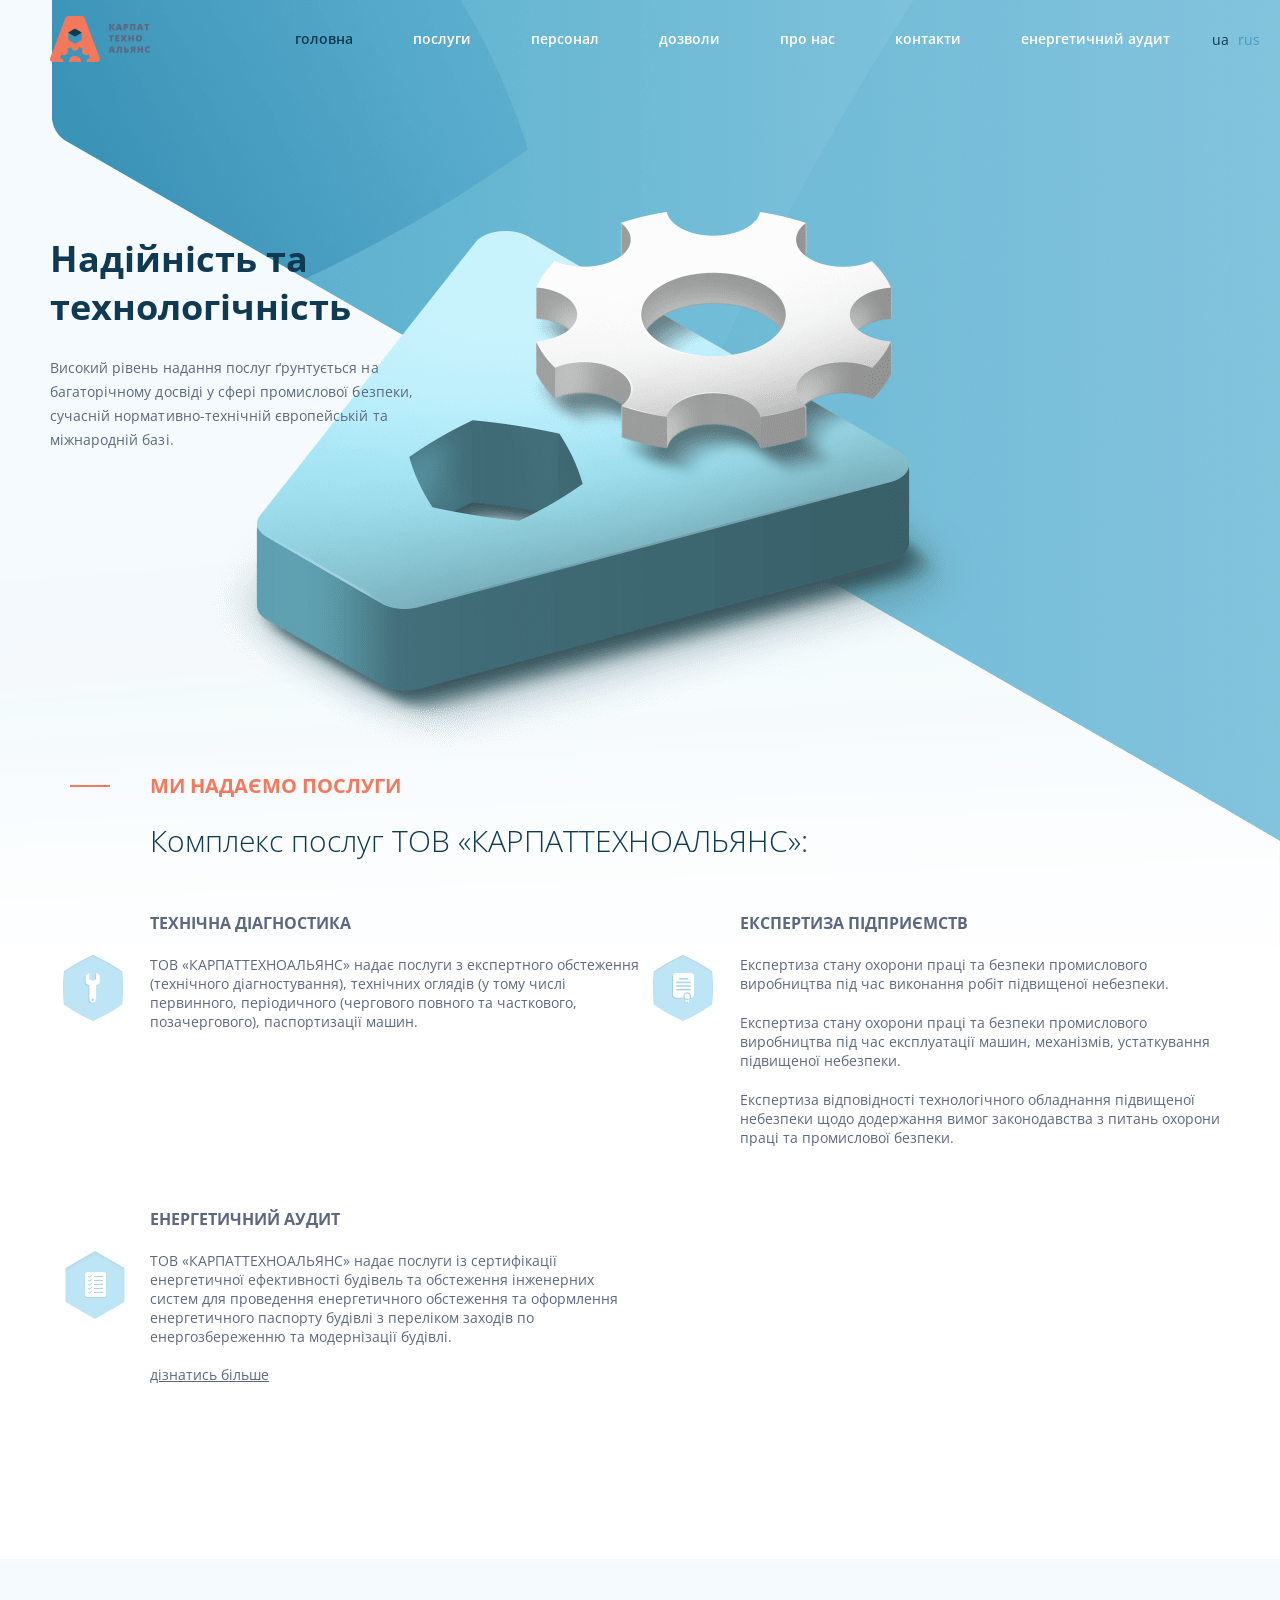
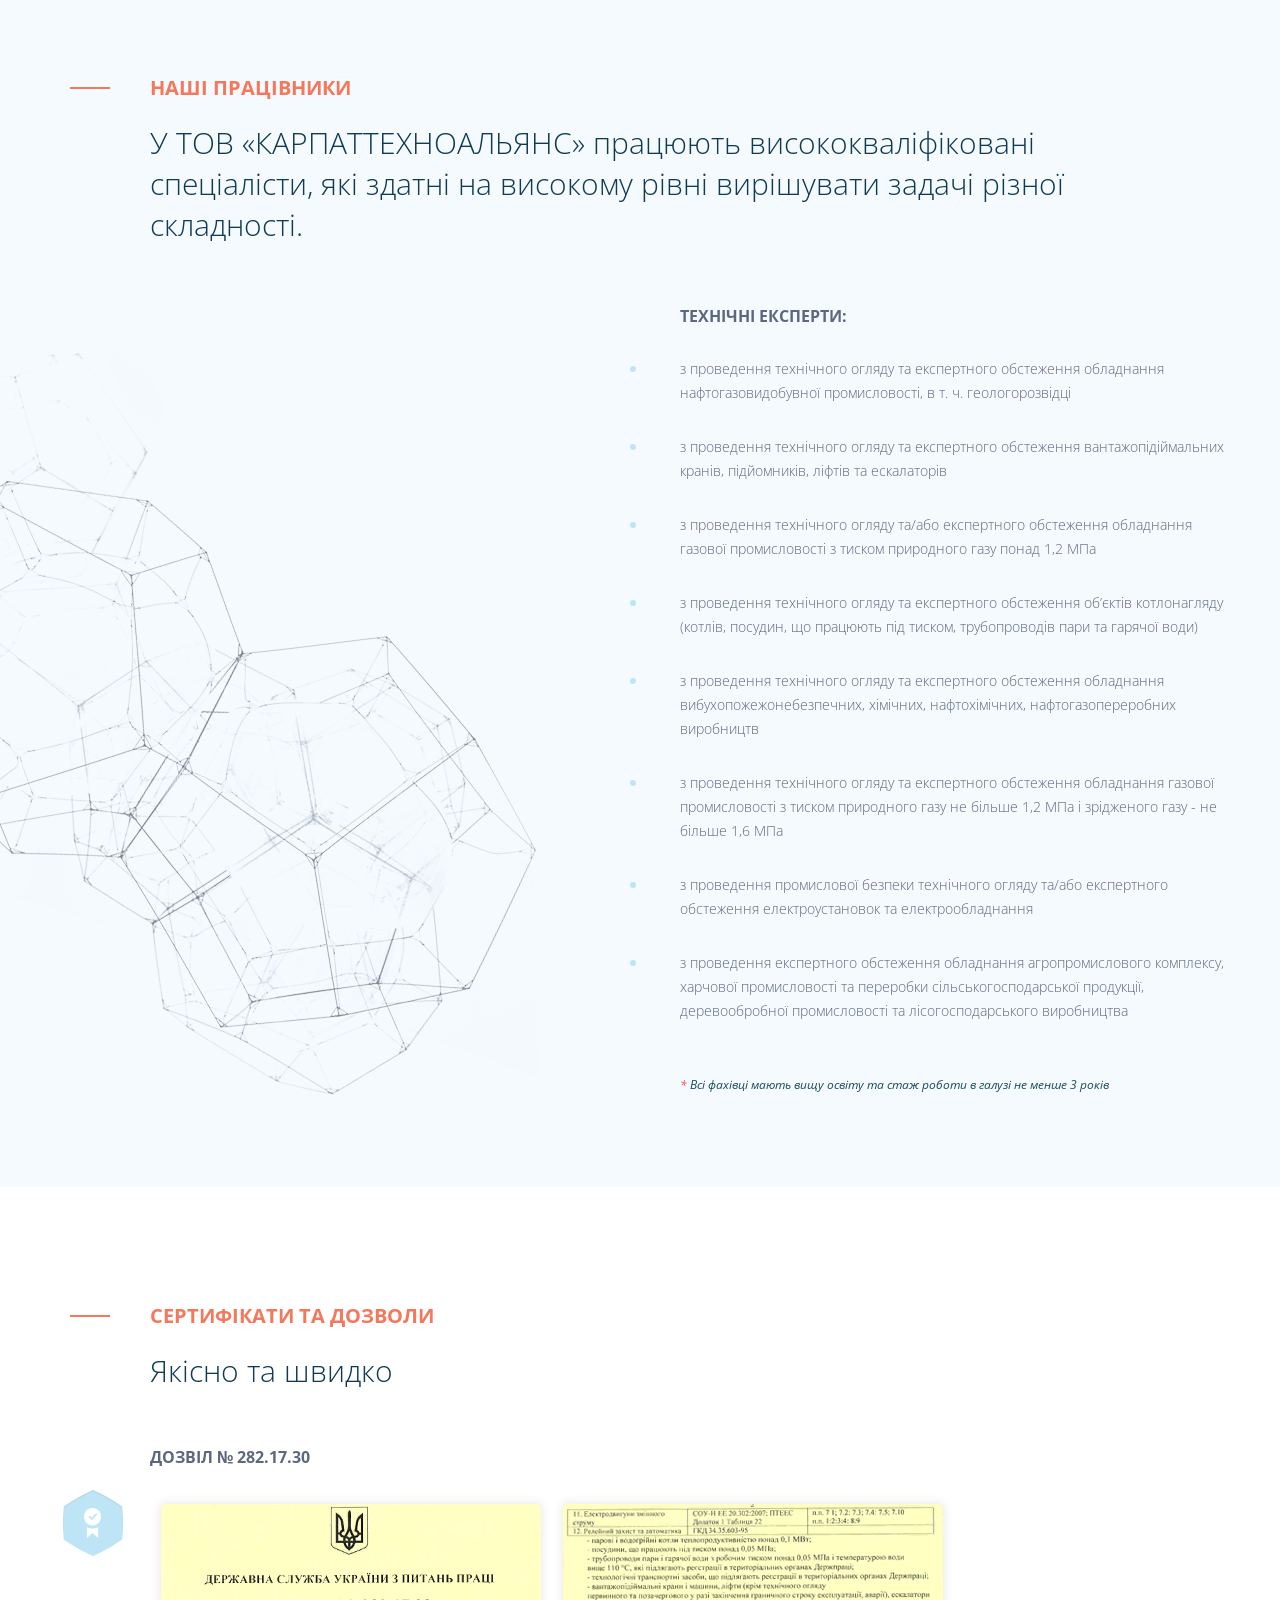
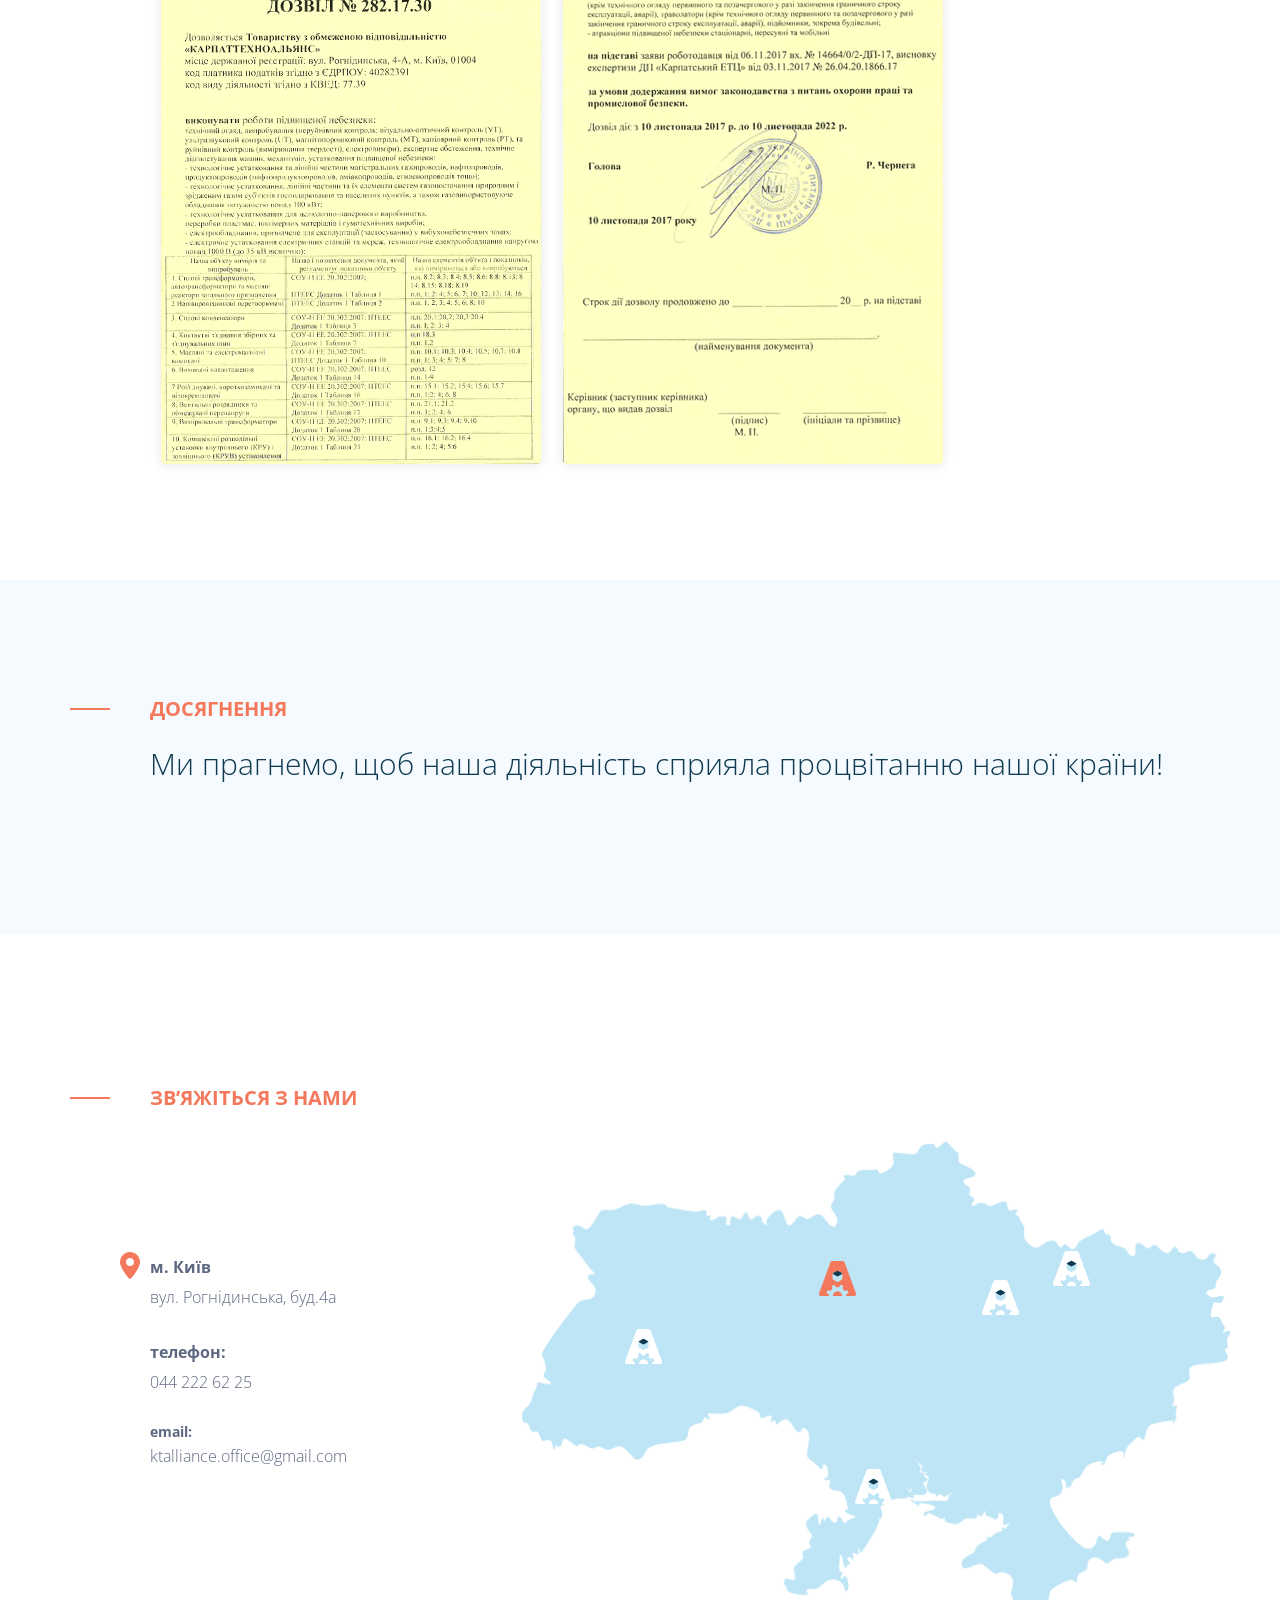
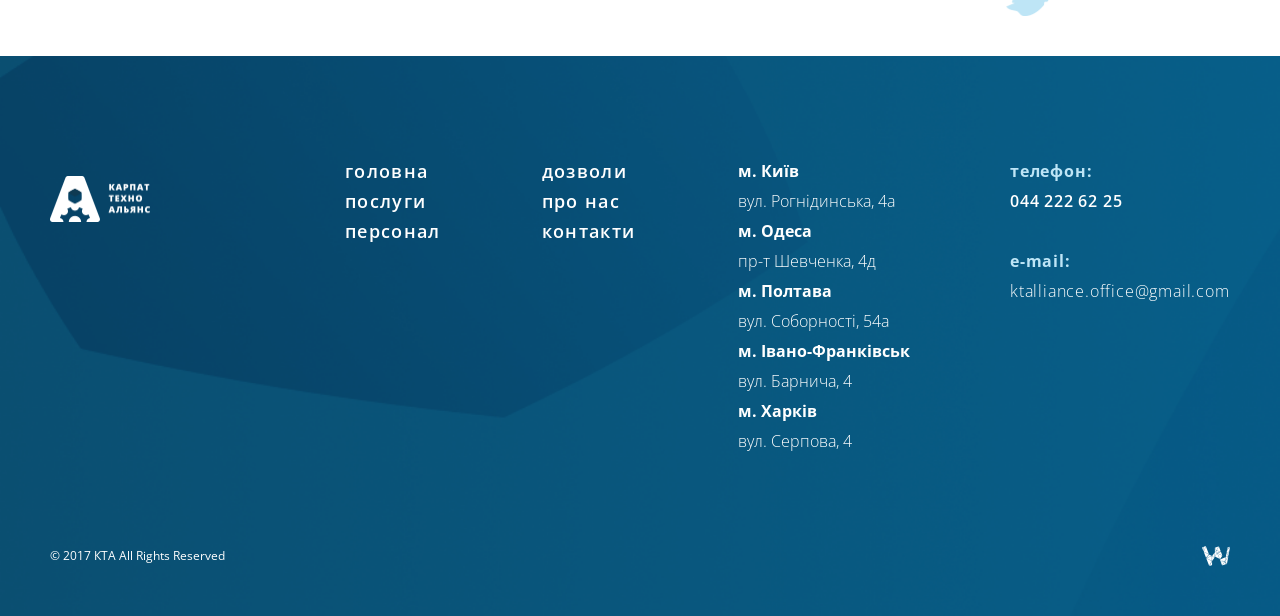
<file: index.html>
<!DOCTYPE html>
<html>
<head>
<meta charset='utf-8'>
<meta content='ie=edge' http-equiv='x-ua-compatible'>
<meta content='width=device-width, initial-scale=1, shrink-to-fit=no' name='viewport'>
<link href='images/favicon.ico' rel='shortcut icon'>
<title>Карпат Техно Альянс - Головна</title>
<link href="https://fonts.googleapis.com/css?family=Open+Sans:300,400,600,700,800&amp;amp;subset=cyrillic-ext" rel="stylesheet" />
<link href="stylesheets/all.css" rel="stylesheet" />
</head>
<body class='main-page'>
<header class='main-header clearfix'>
<div class='pull-left'>
<div class='main-logo'>
<a href='/'></a>
</div>
</div>
<div class='pull-right'>
<div class='mobile-view'>
<a class='burger-btn js-burger' href='#'>
<span></span>
<span></span>
<span></span>
</a>
</div>
<nav class='main-menu'>
<div class='lang-switcher'>
<a class='active' href='/'>ua</a>
<a href='/ru/'>rus</a>
</div><div class='main-menu__item'>
<a href="/#top" class="js-scroll-link active">головна</a>
</div><div class='main-menu__item'>
<a href="/#services" class="js-scroll-link">послуги</a>
</div><div class='main-menu__item'>
<a href="/#workers" class="js-scroll-link">персонал</a>
</div><div class='main-menu__item'>
<a href="/#certificates" class="js-scroll-link">дозволи</a>
</div><div class='main-menu__item'>
<a href="/#achievements" class="js-scroll-link">про нас</a>
</div><div class='main-menu__item'>
<a href="/#contacts" class="js-scroll-link">контакти</a>
</div><div class='main-menu__item'>
<a href="/energy-audit/" class="energy-audit-link">енергетичний аудит</a>
</div></nav>
</div>
</header>

<div class='wrap' id='top'>
<section class='top-section'>
<div class='container'>
<div class='text-container'>
<h2>Надійність та технологічність</h2>
<p>Високий рівень надання послуг ґрунтується на багаторічному досвіді у сфері промислової безпеки, сучасній нормативно-технічній європейській та міжнародній базі.</p>
</div>
</div>
</section>
<section class='services-section' id='services'>
<div class='container'>
<div class='text-container'>
<h4>ми надаємо послуги</h4>
<h3>Комплекс послуг ТОВ «КАРПАТТЕХНОАЛЬЯНС»:</h3>
<div class='services-list'><div class='services-list__item first'>
<h6>Технічна діагностика</h6>
<p>ТОВ «КАРПАТТЕХНОАЛЬЯНС» надає послуги з експертного обстеження (технічного діагностування), технічних оглядів (у тому числі первинного, періодичного (чергового повного та часткового, позачергового), паспортизації машин.</p>
</div><div class='services-list__item second'>
<h6>Експертиза підприємств</h6>
<p>
Експертиза стану охорони праці та безпеки промислового виробництва під час виконання робіт підвищеної небезпеки.
</p>
<p>
Експертиза стану охорони праці та безпеки промислового виробництва під час експлуатації машин, механізмів, устаткування підвищеної небезпеки.
</p>
<p>
Експертиза відповідності технологічного обладнання підвищеної небезпеки щодо додержання вимог законодавства з питань охорони праці та промислової безпеки.
</p>
</div><div class='services-list__item third'>
<a href="/energy-audit/"><h6>Енергетичний аудит</h6>
</a><p>ТОВ «КАРПАТТЕХНОАЛЬЯНС» надає послуги із сертифікації енергетичної ефективності будівель та обстеження інженерних систем для проведення енергетичного обстеження та оформлення енергетичного паспорту будівлі з переліком заходів по енергозбереженню та модернізації будівлі.</p>
<br>
<a href="/energy-audit/" class="learn-more">дізнатись більше</a>
</div></div>
</div>
</div>
</section>
<section class='workers-section' id='workers'>
<div class='container'>
<div class='text-container'>
<h4>наші працівники</h4>
<h3>У ТОВ «КАРПАТТЕХНОАЛЬЯНС» працюють висококваліфіковані спеціалісти, які здатні на високому рівні вирішувати задачі різної складності.</h3>
<div class='clearfix'>
<div class='pull-right'>
<h6>ТЕХНІЧНІ ЕКСПЕРТИ:</h6>
<ul class='dotted-list'>
<li>з проведення технічного огляду та експертного обстеження обладнання нафтогазовидобувної промисловості, в т. ч. геологорозвідці</li>
<li>з проведення технічного огляду та експертного обстеження вантажопідіймальних кранів, підйомників, ліфтів та ескалаторів</li>
<li>з проведення технічного огляду та/або експертного обстеження обладнання газової промисловості з тиском природного газу понад 1,2 МПа</li>
<li>з проведення технічного огляду та експертного обстеження об’єктів котлонагляду (котлів, посудин, що працюють під тиском, трубопроводів пари та гарячої води)</li>
<li>з проведення технічного огляду та експертного обстеження обладнання вибухопожежонебезпечних, хімічних, нафтохімічних, нафтогазопереробних виробництв</li>
<li>з проведення технічного огляду та експертного обстеження обладнання газової промисловості з тиском природного газу не більше 1,2 МПа і зрідженого газу - не більше 1,6 МПа</li>
<li>з проведення промислової безпеки технічного огляду та/або експертного обстеження електроустановок та електрообладнання</li>
<li>з проведення експертного обстеження обладнання агропромислового комплексу, харчової промисловості та переробки сільськогосподарської продукції, деревообробної промисловості та лісогосподарського виробництва</li>
</ul>
<p>
<i>
<span>*</span>
Всі фахівці мають вищу освіту та стаж роботи в галузі не менше 3 років
</i>
</p>
</div>
</div>
</div>
</div>
</section>
<section class='certificates-section' id='certificates'>
<div class='container'>
<div class='text-container'>
<h4>Сертифікати та дозволи</h4>
<h3>Якісно та швидко</h3>
<div class='item'>
<h6>ДОЗВІЛ № 282.17.30</h6>
<div class='images-section'><img src="images/2.png" alt="ДОЗВІЛ № 282.17.30" width="402" height="582" /><img src="images/3.png" alt="ДОЗВІЛ № 282.17.30" width="402" height="582" /></div>
</div>
</div>
</div>
</section>
<section class='achievements-section' id='achievements'>
<div class='container'>
<div class='text-container'>
<h4>ДОСЯГНЕННЯ</h4>
<h3>
Ми прагнемо, щоб наша діяльність сприяла процвітанню нашої країни!
</h3>
</div>
</div>
</section>
<section class='contacts-section' id='contacts'>
<div class='container'>
<div class='text-container'>
<h4>Зв’яжіться з нами</h4>
</div>
<div class='contacts-map__container clearfix'>
<div class='pull-left'>
<div class='contacts-fields'>
<div class='address-city'>м. Київ</div>
<div class='address-street'>вул. Рогнідинська, буд.4а</div>
<div class='phone-field__container'>
<b>телефон:</b>
<div class='phone-field'>044 222 62 25</div>
</div>
<div class='email-field__container'>
<b>email:</b>
<div class='email-field'>
<a href='mailto:ktalliance.office@gmail.com'>ktalliance.office@gmail.com</a>
</div>
</div>
</div>
</div>
<div class='pull-right'>
<div class='map-container'>
<img src="images/map.png" alt="#" width="712" height="477" />
<a class='js-ico-map ico-map-pin active kyiv' data-city='м. Київ' data-phone='044 222 62 25' data-street='вул. Рогнідинська, 4а' href='#'></a>
<a class='js-ico-map ico-map-pin odesa' data-city='м. Одеса' data-phone='044 222 62 25' data-street='пр-т Шевченка, 4д' href='#'></a>
<a class='js-ico-map ico-map-pin poltava' data-city='м. Полтава' data-phone='044 222 62 25' data-street='вул. Соборності, 54а' href='#'></a>
<a class='js-ico-map ico-map-pin if' data-city='м. Івано-Франківськ' data-phone='044 222 62 25' data-street='вул. Барнича, 4' href='#'></a>
<a class='js-ico-map ico-map-pin kharkiv' data-city='м. Харків' data-phone='044 222 62 25' data-street='вул. Серпова, 4' href='#'></a>
</div>
</div>
</div>
</div>
</section>
</div>

<footer class='main-footer'>
<div class='container'>
<div class='footer-top'><div class='inline-block footer-logo'>
<div class='main-logo'>
<a href='/'></a>
</div>
</div><div class='inline-block footer-menu'><div class='column'>
<ul>
<li>
<a href="#top">головна</a>
</li>
<li>
<a href="#services">послуги</a>
</li>
<li>
<a href="#workers">персонал</a>
</li>
</ul>
</div><div class='column'>
<ul>
<li>
<a href="#certificates">дозволи</a>
</li>
<li>
<a href="#achievements">про нас</a>
</li>
<li>
<a href="#contacts">контакти</a>
</li>
</ul>
</div><div class='column'>
<p>
<b>м. Київ</b>
</p>
<p>вул. Рогнідинська, 4а</p>
<p>
<b>м. Одеса</b>
</p>
<p>пр-т Шевченка, 4д</p>
<p>
<b>м. Полтава</b>
</p>
<p>вул. Соборності, 54а</p>
<p>
<b>м. Івано-Франківськ</b>
</p>
<p>вул. Барнича, 4</p>
<p>
<b>м. Харків</b>
</p>
<p>вул. Серпова, 4</p>
</div></div><div class='inline-block footer-contacts'>
<div class='row'>
<p>
<b>телефон:</b>
</p>
<p>
<a class='phone' href='tel:0442226225'>044 222 62 25</a>
</p>
</div>
<div class='row'>
<p>
<b>e-mail:</b>
</p>
<p>
<a href='mailto:ktalliance.office@gmail.com'>ktalliance.office@gmail.com</a>
</p>
</div>
</div></div>
<div class='footer-bottom clearfix'>
<div class='pull-left'>
<p class='copyright'>© 2017 КТА All Rights Reserved</p>
</div>
<div class='pull-right'>
<a class='webmil-logo' href='http://webmil.eu/' target='_blank'></a>
</div>
</div>
</div>
</footer>

<script src="javascripts/all.js"></script>
</body>
</html>
</file>
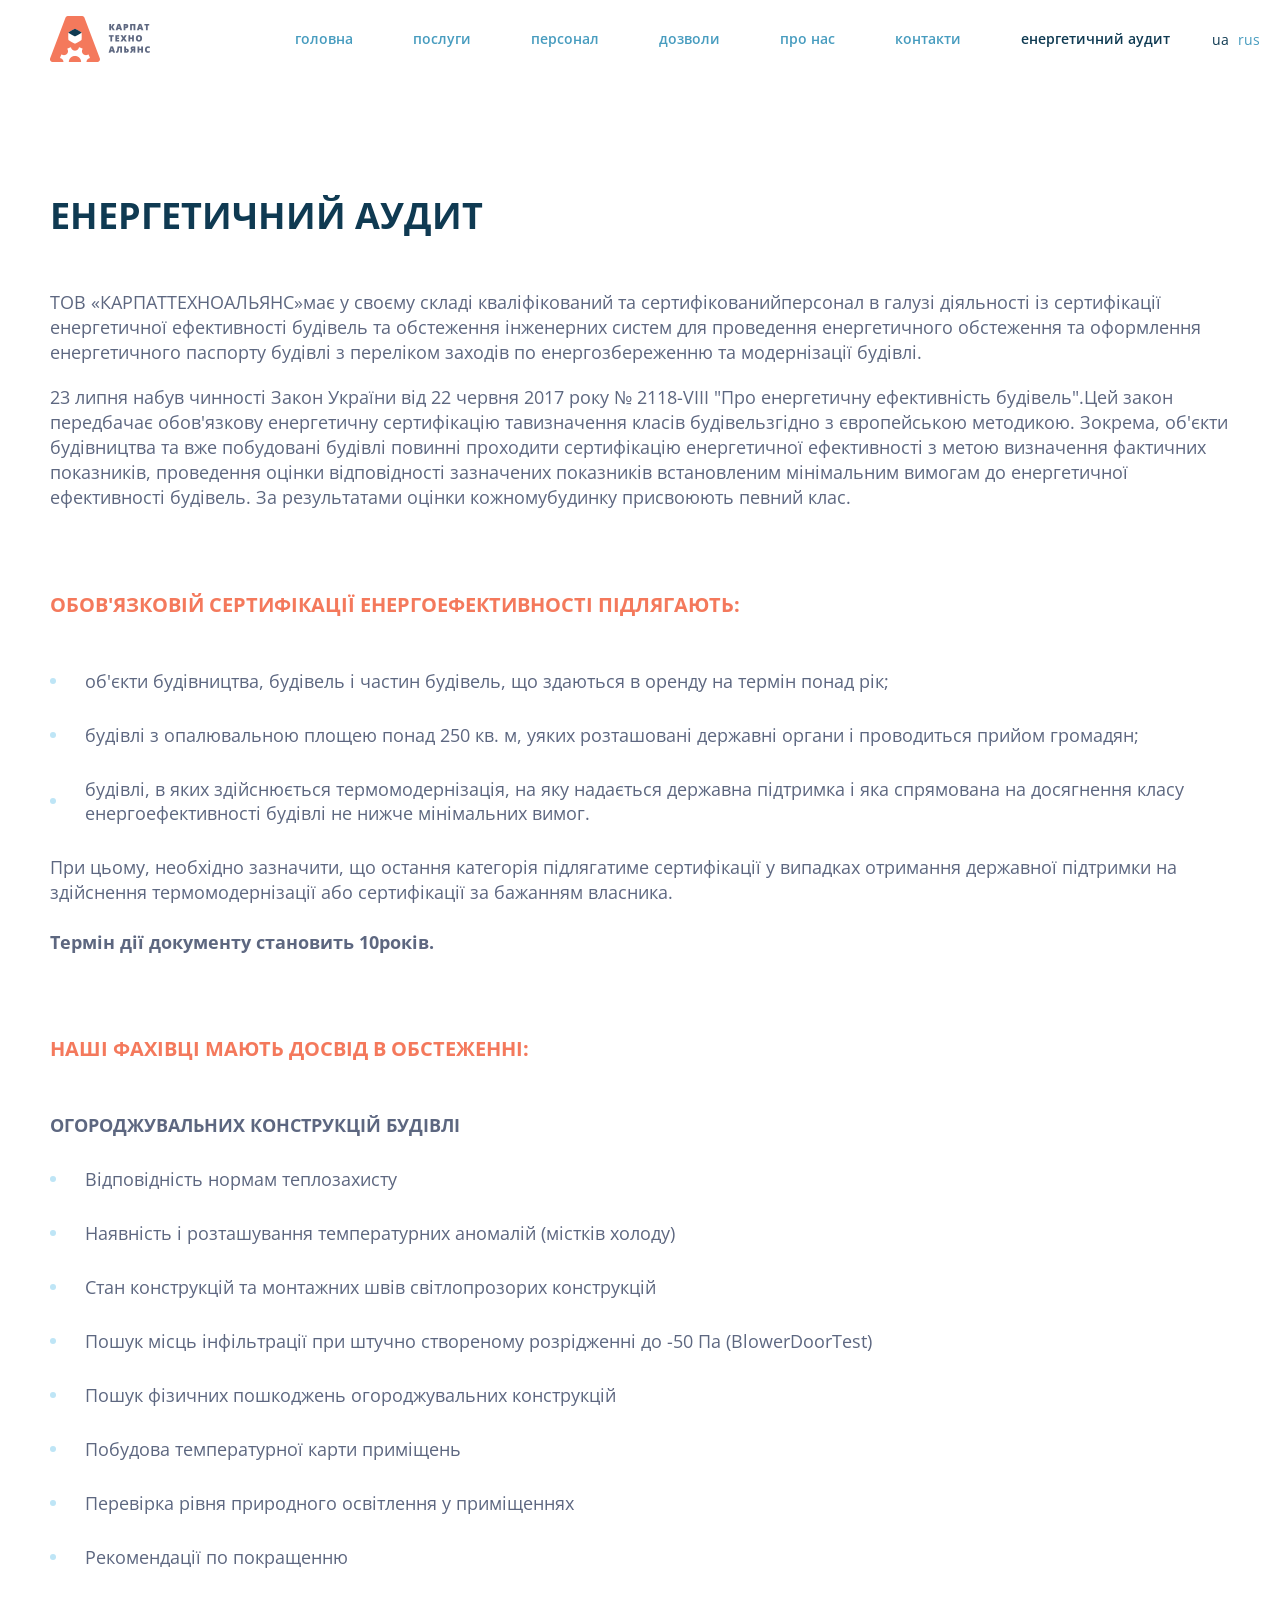
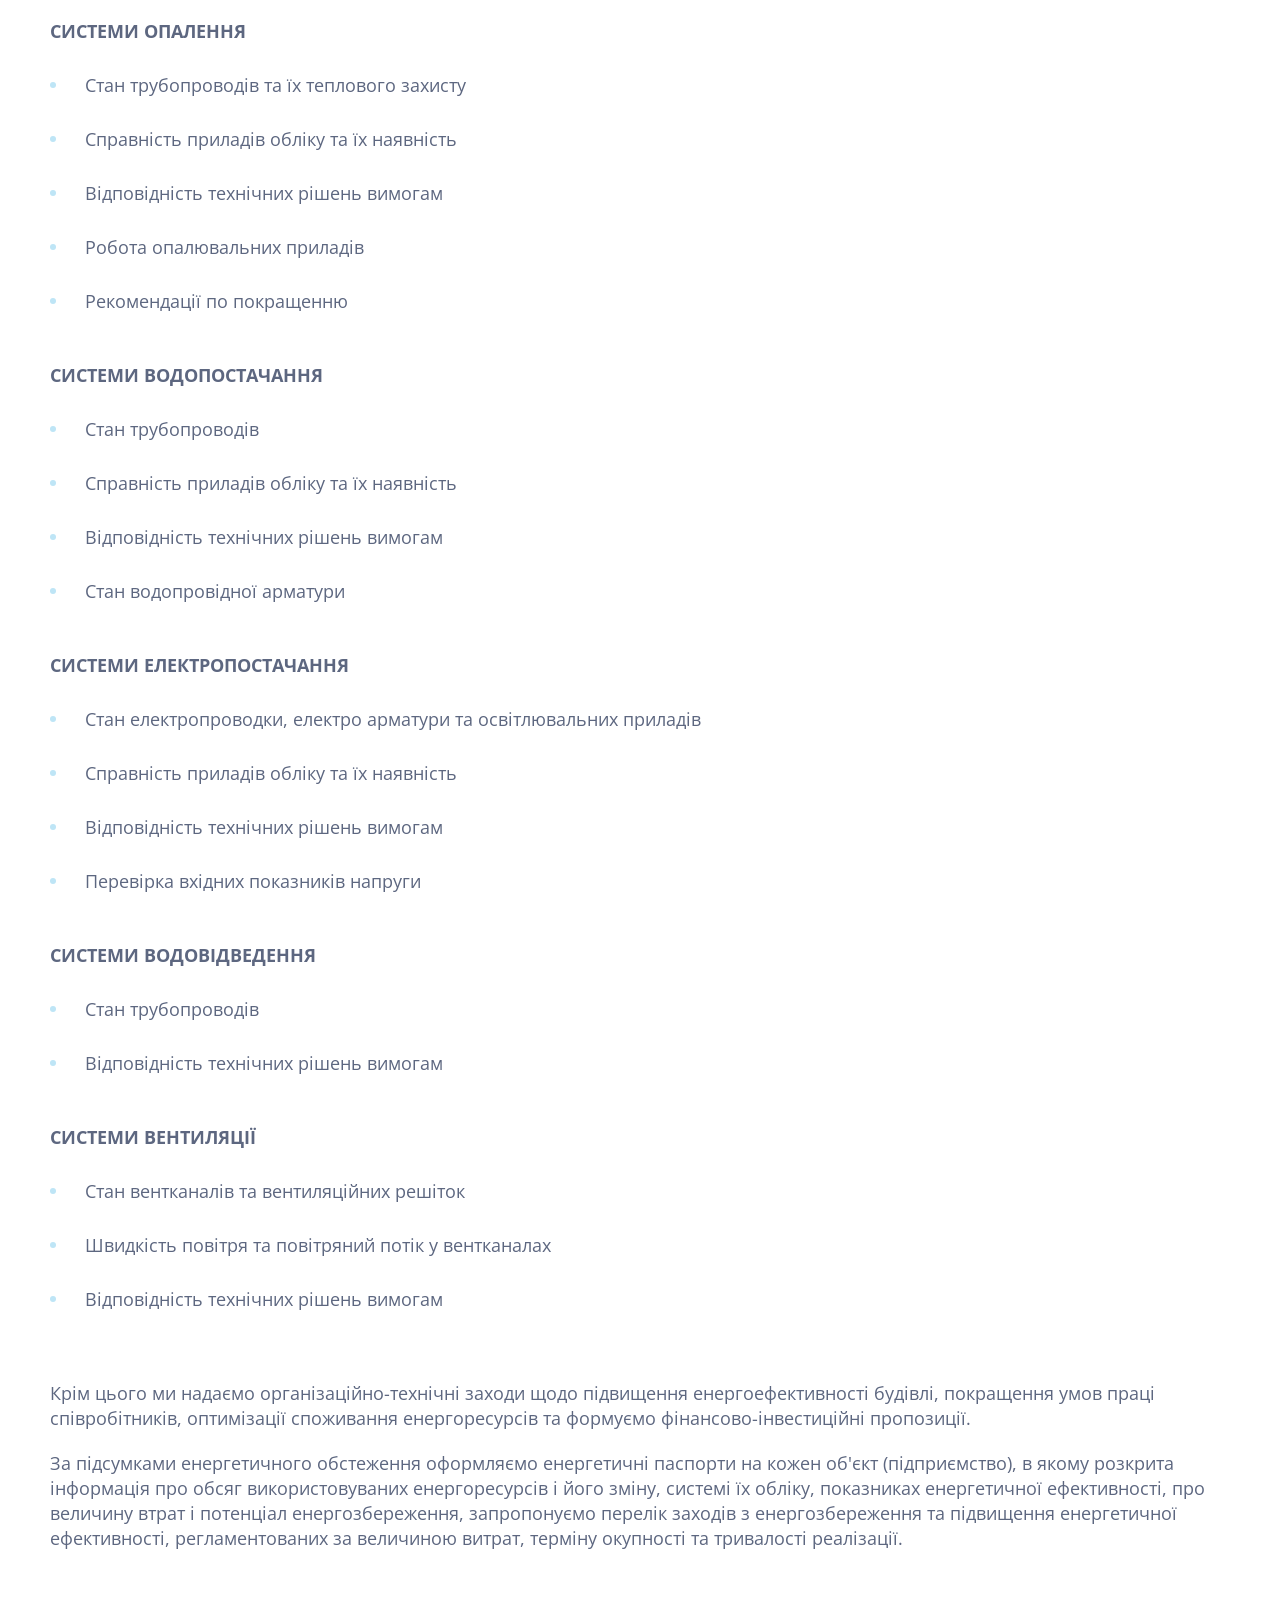
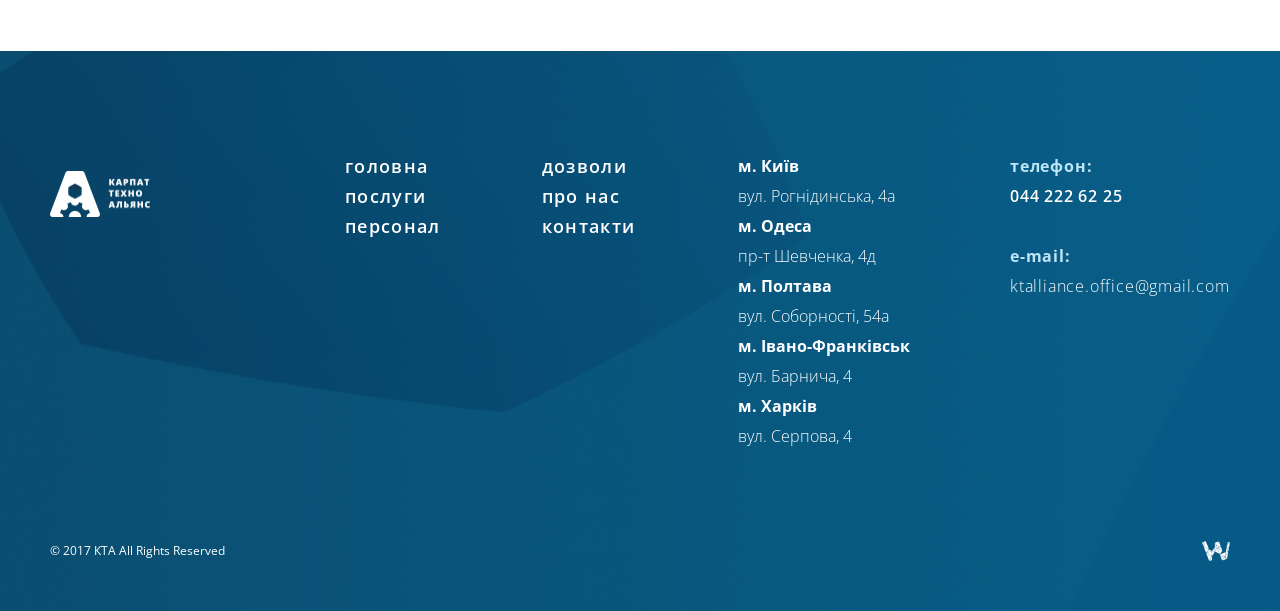
<file: energy-audit/index.html>
<!DOCTYPE html>
<html>
<head>
<meta charset='utf-8'>
<meta content='ie=edge' http-equiv='x-ua-compatible'>
<meta content='width=device-width, initial-scale=1, shrink-to-fit=no' name='viewport'>
<link href='../images/favicon.ico' rel='shortcut icon'>
<title>Карпат Техно Альянс - Енергетичний аудит</title>
<link href="https://fonts.googleapis.com/css?family=Open+Sans:300,400,600,700,800&amp;amp;subset=cyrillic-ext" rel="stylesheet" />
<link href="../stylesheets/all.css" rel="stylesheet" />
</head>
<body class='energy-audit-page'>
<header class='main-header clearfix'>
<div class='pull-left'>
<div class='main-logo'>
<a href='/'></a>
</div>
</div>
<div class='pull-right'>
<div class='mobile-view'>
<a class='burger-btn js-burger' href='#'>
<span></span>
<span></span>
<span></span>
</a>
</div>
<nav class='main-menu'>
<div class='lang-switcher'>
<a class='active' href='/'>ua</a>
<a href='/ru/'>rus</a>
</div><div class='main-menu__item'>
<a href="/#top" class="js-scroll-link active">головна</a>
</div><div class='main-menu__item'>
<a href="/#services" class="js-scroll-link">послуги</a>
</div><div class='main-menu__item'>
<a href="/#workers" class="js-scroll-link">персонал</a>
</div><div class='main-menu__item'>
<a href="/#certificates" class="js-scroll-link">дозволи</a>
</div><div class='main-menu__item'>
<a href="/#achievements" class="js-scroll-link">про нас</a>
</div><div class='main-menu__item'>
<a href="/#contacts" class="js-scroll-link">контакти</a>
</div><div class='main-menu__item'>
<a href="/energy-audit/" class="energy-audit-link">енергетичний аудит</a>
</div></nav>
</div>
</header>

<div class='wrap'>
<div class='container'>
<h2>Енергетичний аудит</h2>
<section class='top'>
<p>
ТОВ «КАРПАТТЕХНОАЛЬЯНС»має у своєму складі кваліфікований та сертифікованийперсонал в галузі діяльності із сертифікації енергетичної ефективності будівель та обстеження інженерних систем для проведення енергетичного обстеження та оформлення енергетичного паспорту будівлі з переліком заходів по енергозбереженню та модернізації будівлі.
</p>
<br>
<p>
23 липня набув чинності Закон України від 22 червня 2017 року № 2118-VIII "Про енергетичну ефективність будівель".Цей закон передбачає обов'язкову енергетичну сертифікацію тавизначення класів будівельзгідно з європейською методикою. Зокрема, об'єкти будівництва та вже побудовані будівлі повинні проходити сертифікацію енергетичної ефективності з метою визначення фактичних показників, проведення оцінки відповідності зазначених показників встановленим мінімальним вимогам до енергетичної ефективності будівель. За результатами оцінки кожномубудинку присвоюють певний клас.
</p>
</section>
<section>
<h4>Обов'язковій сертифікації енергоефективності підлягають:</h4>
<ul>
<li>об'єкти будівництва, будівель і частин будівель, що здаються в оренду на термін понад рік;</li>
<li>будівлі з опалювальною площею понад 250 кв. м, уяких розташовані державні органи і проводиться прийом громадян;</li>
<li>будівлі, в яких здійснюється термомодернізація, на яку надається державна підтримка і яка спрямована на досягнення класу енергоефективності будівлі не нижче мінімальних вимог.</li>
</ul>
<p>
При цьому, необхідно зазначити, що остання категорія підлягатиме сертифікації у випадках отримання державної підтримки на здійснення термомодернізації або сертифікації за бажанням власника.
<br>
<br>
<b>Термін дії документу становить 10років.</b>
</p>
</section>
<section class='experience'>
<h4>Наші фахівці мають досвід в обстеженні:</h4>
<h5>Огороджувальних конструкцій будівлі</h5>
<ul>
<li>Відповідність нормам теплозахисту</li>
<li>Наявність і розташування температурних аномалій (містків холоду)</li>
<li>Стан конструкцій та монтажних швів світлопрозорих конструкцій</li>
<li>Пошук місць інфільтрації при штучно створеному розрідженні до -50 Па (BlowerDoorTest)</li>
<li>Пошук фізичних пошкоджень огороджувальних конструкцій</li>
<li>Побудова температурної карти приміщень</li>
<li>Перевірка рівня природного освітлення у приміщеннях</li>
<li>Рекомендації по покращенню</li>
</ul>
<h5>Системи опалення</h5>
<ul>
<li>Стан трубопроводів та їх теплового захисту</li>
<li>Справність приладів обліку та їх наявність</li>
<li>Відповідність технічних рішень вимогам</li>
<li>Робота опалювальних приладів</li>
<li>Рекомендації по покращенню</li>
</ul>
<h5>Системи водопостачання</h5>
<ul>
<li>Стан трубопроводів</li>
<li>Справність приладів обліку та їх наявність</li>
<li>Відповідність технічних рішень вимогам</li>
<li>Стан водопровідної арматури</li>
</ul>
<h5>Системи електропостачання</h5>
<ul>
<li>Стан електропроводки, електро арматури та освітлювальних приладів</li>
<li>Справність приладів обліку та їх наявність</li>
<li>Відповідність технічних рішень вимогам</li>
<li>Перевірка вхідних показників напруги</li>
</ul>
<h5>Системи водовідведення</h5>
<ul>
<li>Стан трубопроводів</li>
<li>Відповідність технічних рішень вимогам</li>
</ul>
<h5>Системи вентиляції</h5>
<ul>
<li>Стан вентканалів та вентиляційних решіток</li>
<li>Швидкість повітря та повітряний потік у вентканалах</li>
<li>Відповідність технічних рішень вимогам</li>
</ul>
</section>
<section class='bottom'>
<p>
Крім цього ми надаємо організаційно-технічні заходи щодо підвищення енергоефективності будівлі, покращення умов праці співробітників, оптимізації споживання енергоресурсів та формуємо фінансово-інвестиційні пропозиції.
</p>
<br>
<p>
За підсумками енергетичного обстеження оформляємо енергетичні паспорти на кожен об'єкт (підприємство), в якому розкрита інформація про обсяг використовуваних енергоресурсів і його зміну, системі їх обліку, показниках енергетичної ефективності, про величину втрат і потенціал енергозбереження, запропонуємо перелік заходів з енергозбереження та підвищення енергетичної ефективності, регламентованих за величиною витрат, терміну окупності та тривалості реалізації.
</p>
</section>
</div>
</div>

<footer class='main-footer'>
<div class='container'>
<div class='footer-top'><div class='inline-block footer-logo'>
<div class='main-logo'>
<a href='/'></a>
</div>
</div><div class='inline-block footer-menu'><div class='column'>
<ul>
<li>
<a href="#top">головна</a>
</li>
<li>
<a href="#services">послуги</a>
</li>
<li>
<a href="#workers">персонал</a>
</li>
</ul>
</div><div class='column'>
<ul>
<li>
<a href="#certificates">дозволи</a>
</li>
<li>
<a href="#achievements">про нас</a>
</li>
<li>
<a href="#contacts">контакти</a>
</li>
</ul>
</div><div class='column'>
<p>
<b>м. Київ</b>
</p>
<p>вул. Рогнідинська, 4а</p>
<p>
<b>м. Одеса</b>
</p>
<p>пр-т Шевченка, 4д</p>
<p>
<b>м. Полтава</b>
</p>
<p>вул. Соборності, 54а</p>
<p>
<b>м. Івано-Франківськ</b>
</p>
<p>вул. Барнича, 4</p>
<p>
<b>м. Харків</b>
</p>
<p>вул. Серпова, 4</p>
</div></div><div class='inline-block footer-contacts'>
<div class='row'>
<p>
<b>телефон:</b>
</p>
<p>
<a class='phone' href='tel:0442226225'>044 222 62 25</a>
</p>
</div>
<div class='row'>
<p>
<b>e-mail:</b>
</p>
<p>
<a href='mailto:ktalliance.office@gmail.com'>ktalliance.office@gmail.com</a>
</p>
</div>
</div></div>
<div class='footer-bottom clearfix'>
<div class='pull-left'>
<p class='copyright'>© 2017 КТА All Rights Reserved</p>
</div>
<div class='pull-right'>
<a class='webmil-logo' href='http://webmil.eu/' target='_blank'></a>
</div>
</div>
</div>
</footer>

<script src="../javascripts/all.js"></script>
</body>
</html>
</file>
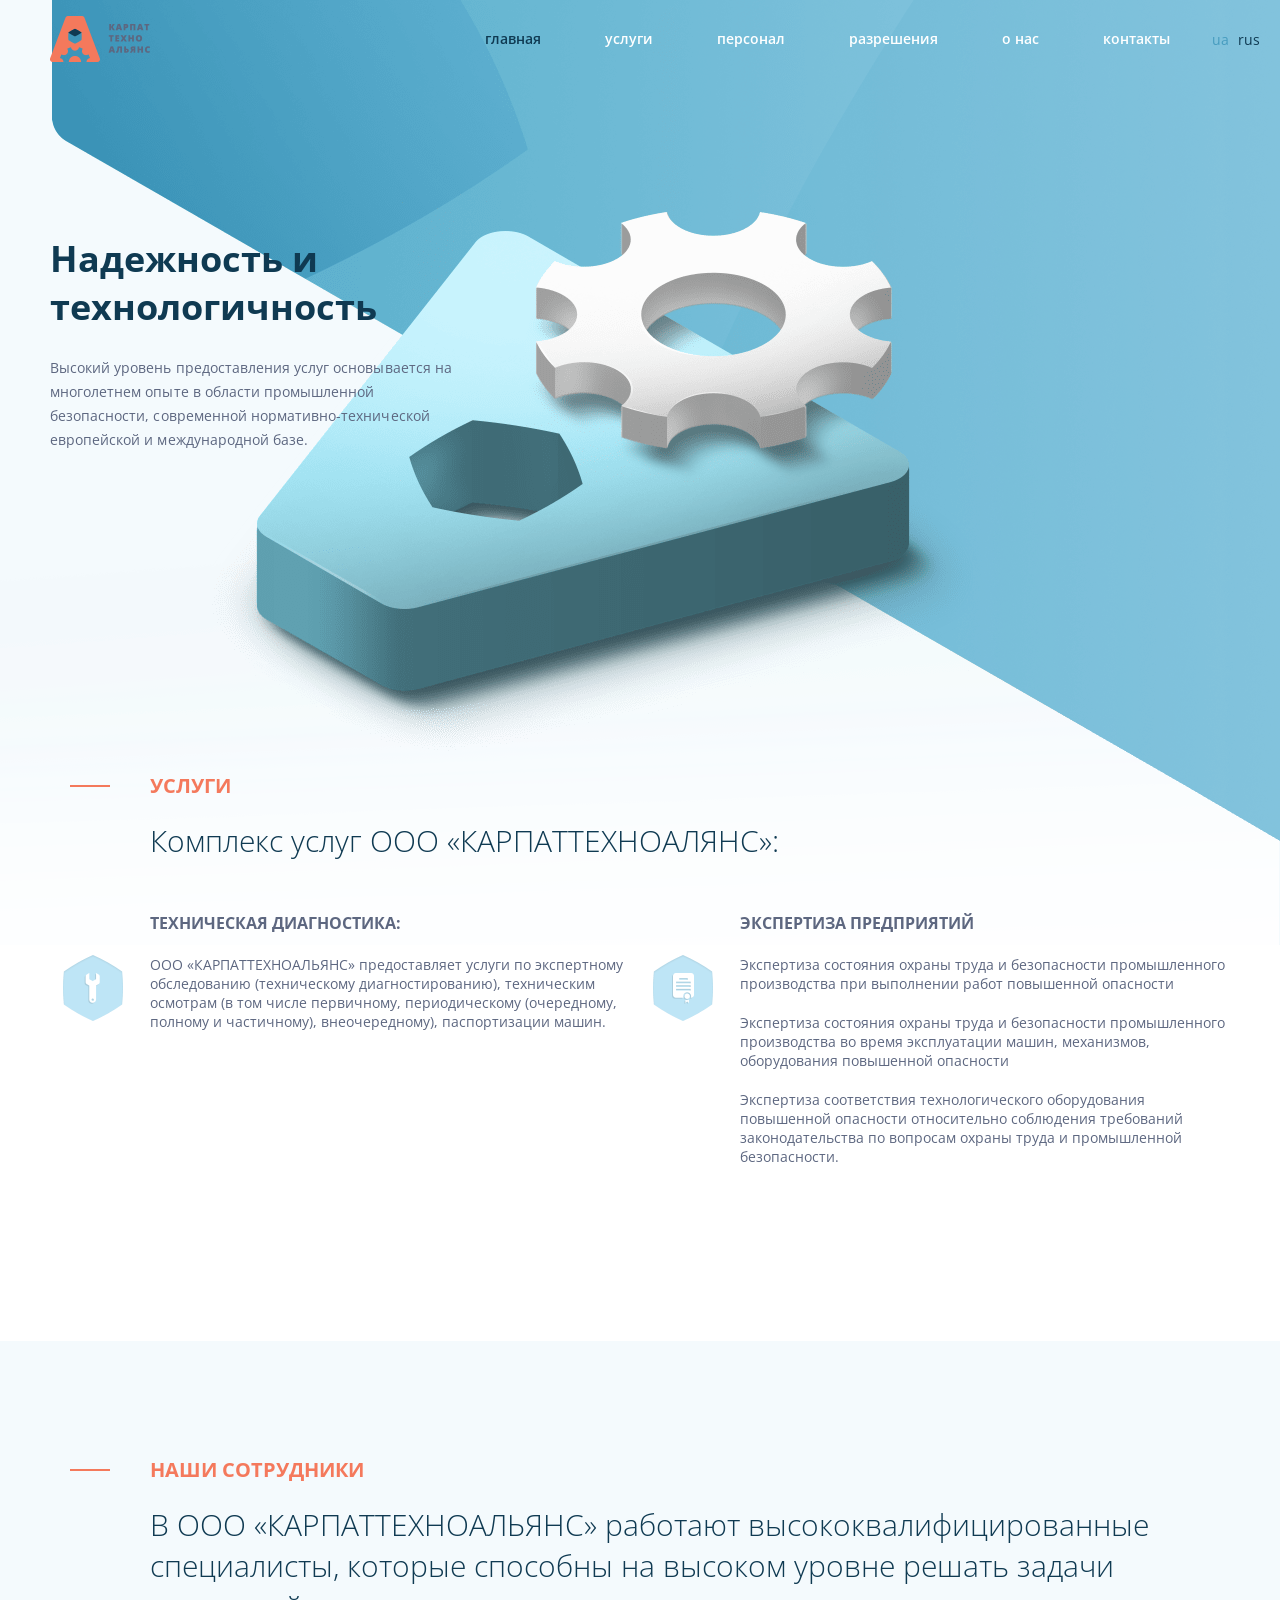
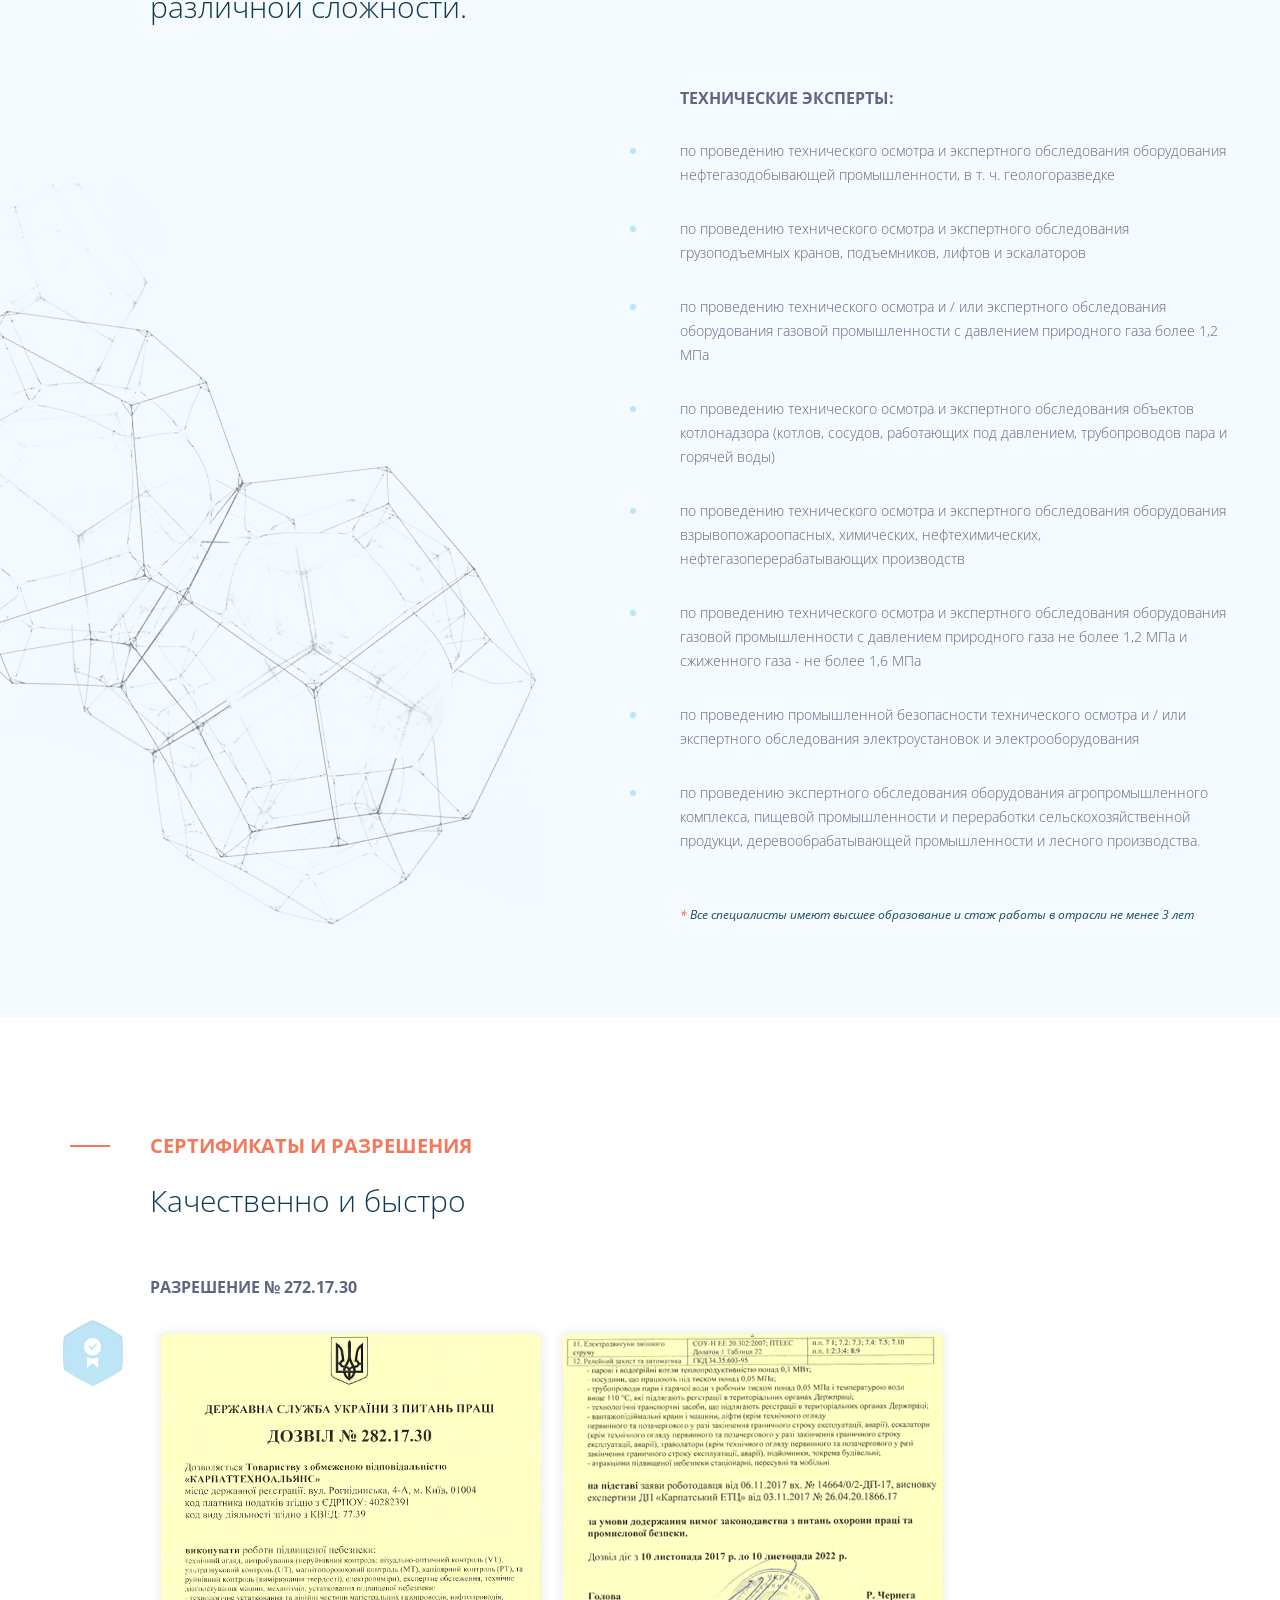
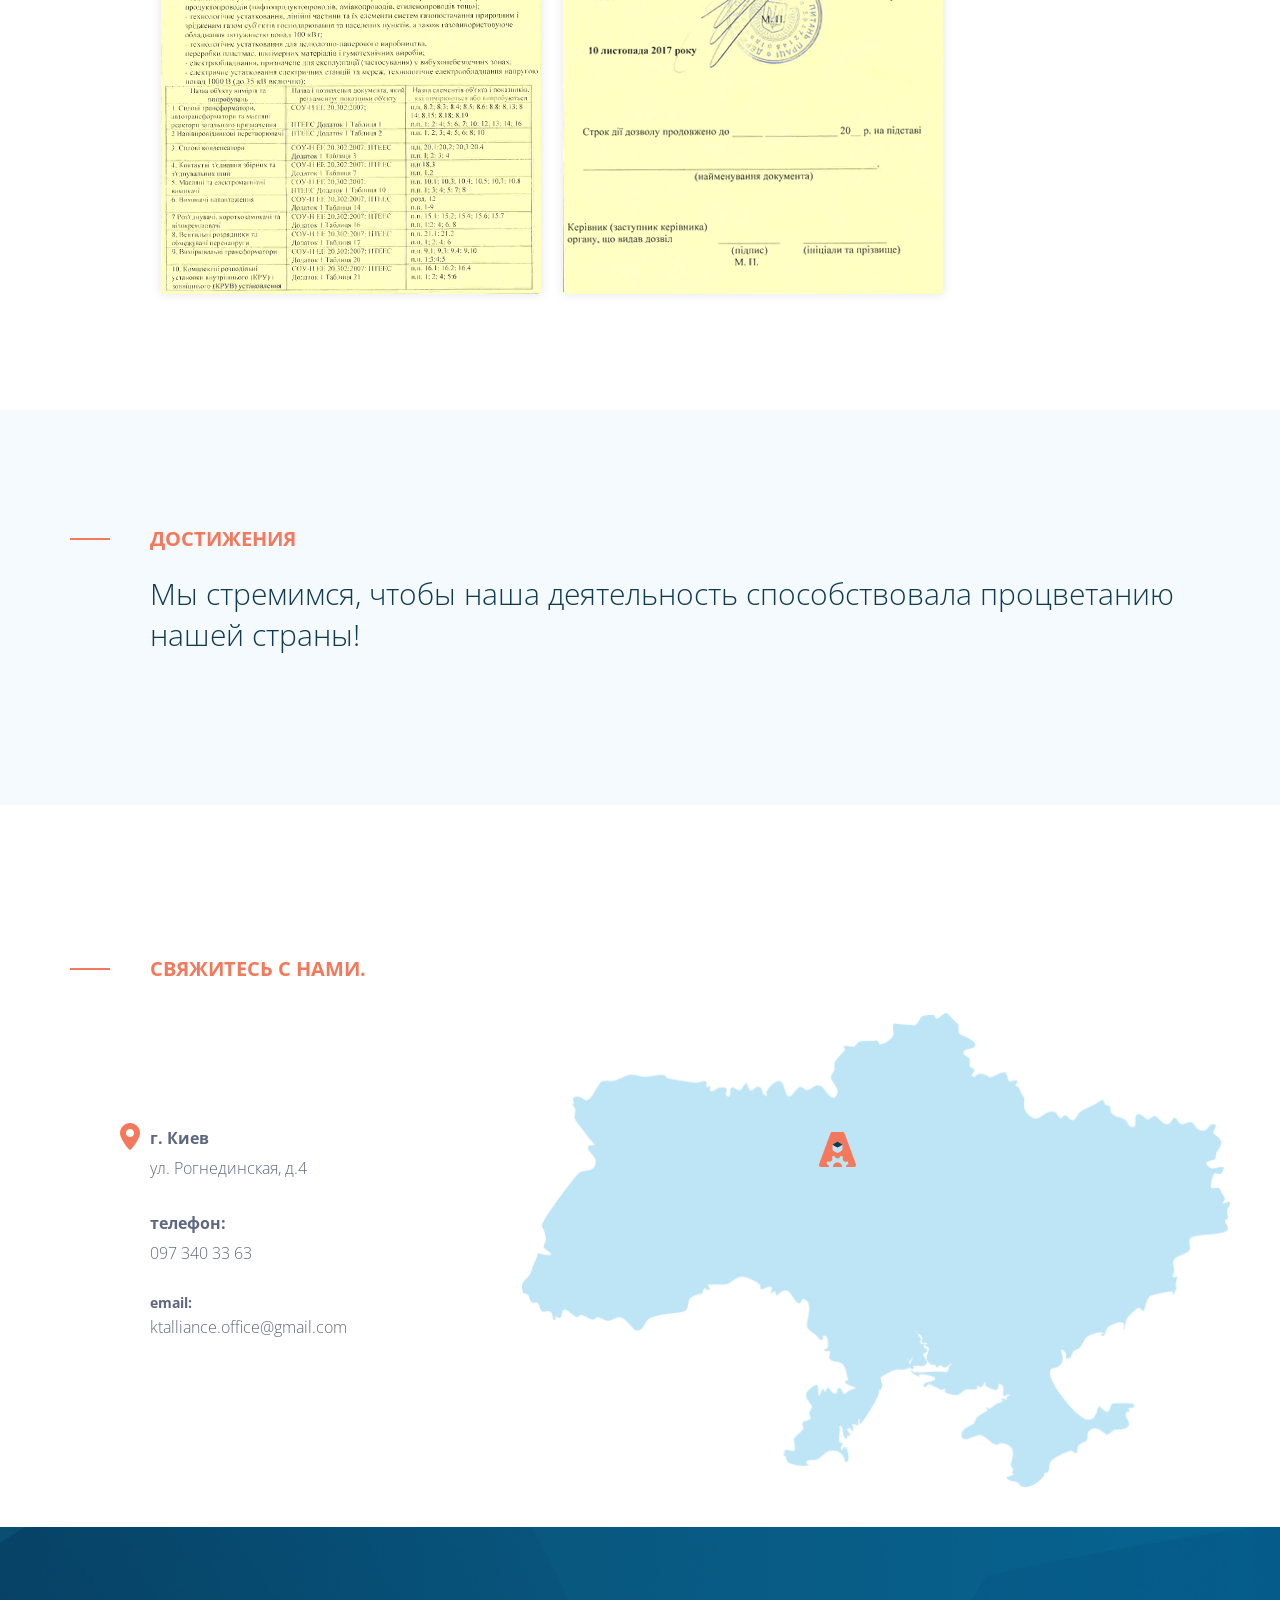
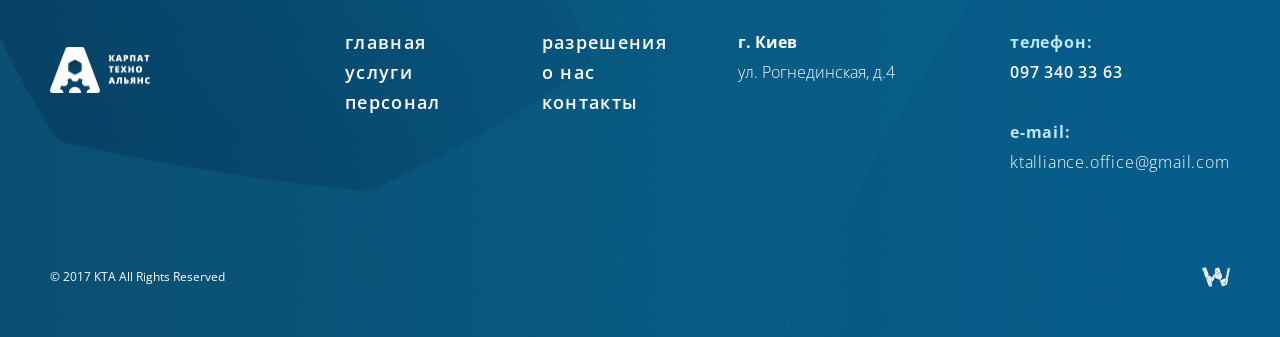
<file: ru/index.html>
<!DOCTYPE html>
<html>

<head>
  <meta charset='utf-8'>
  <meta content='ie=edge' http-equiv='x-ua-compatible'>
  <meta content='width=device-width, initial-scale=1, shrink-to-fit=no' name='viewport'>
  <title>Карпат Техно Альянс - Главная</title>
  <link href="https://fonts.googleapis.com/css?family=Open+Sans:300,400,600,700,800&amp;amp;subset=cyrillic-ext" rel="stylesheet" />
  <link href="../stylesheets/all.css" rel="stylesheet" />
</head>

<body class='main-page'>
  <header class='main-header clearfix'>
    <div class='pull-left'>
      <div class='main-logo'>
        <a href='/'></a>
      </div>
    </div>
    <div class='pull-right'>
      <div class='mobile-view'>
        <a class='burger-btn js-burger' href='#'>
          <span></span>
          <span></span>
          <span></span>
        </a>
      </div>
      <nav class='main-menu'>
        <div class='lang-switcher'>
          <a href='/'>ua</a>
          <a class='active' href='/ru/'>rus</a>
        </div>
        <div class='main-menu__item'>
          <a href="#top" class="js-scroll-link active">главная</a>
        </div>
        <div class='main-menu__item'>
          <a href="#services" class="js-scroll-link">услуги</a>
        </div>
        <div class='main-menu__item'>
          <a href="#workers" class="js-scroll-link">персонал</a>
        </div>
        <div class='main-menu__item'>
          <a href="#certificates" class="js-scroll-link">разрешения</a>
        </div>
        <div class='main-menu__item'>
          <a href="#achievements" class="js-scroll-link">о нас</a>
        </div>
        <div class='main-menu__item'>
          <a href="#contacts" class="js-scroll-link">контакты</a>
        </div>
      </nav>
    </div>
  </header>

  <div class='wrap' id='top'>
    <section class='top-section'>
      <div class='container'>
        <div class='text-container'>
          <h2>Надежность и технологичность </h2>
          <p>Высокий уровень предоставления услуг основывается на многолетнем опыте в области промышленной безопасности, современной нормативно-технической европейской и международной базе.</p>
        </div>
      </div>
    </section>
    <section class='services-section' id='services'>
      <div class='container'>
        <div class='text-container'>
          <h4>Услуги</h4>
          <h3>Комплекс услуг ООО «КАРПАТТЕХНОАЛЯНС»:</h3>
          <div class='services-list'>
            <div class='services-list__item first'>
              <h6>Техническая диагностика:</h6>
              <p>ООО «КАРПАТТЕХНОАЛЬЯНС» предоставляет услуги по экспертному обследованию (техническому диагностированию), техническим осмотрам (в том числе первичному, периодическому (очередному, полному и частичному), внеочередному), паспортизации машин.</p>
            </div><div class='services-list__item second'>
              <h6>Экспертиза предприятий</h6>
              <p>
                Экспертиза состояния охраны труда и безопасности промышленного производства при выполнении работ повышенной опасности
              </p>
              <p>
                Экспертиза состояния охраны труда и безопасности промышленного производства во время эксплуатации машин, механизмов, оборудования повышенной опасности
              </p>
              <p>
                Экспертиза соответствия технологического оборудования повышенной опасности относительно соблюдения требований законодательства по вопросам охраны труда и промышленной безопасности.
              </p>
            </div>
          </div>
        </div>
      </div>
    </section>
    <section class='workers-section' id='workers'>
      <div class='container'>
        <div class='text-container'>
          <h4>НАШИ СОТРУДНИКИ</h4>
          <h3>В ООО «КАРПАТТЕХНОАЛЬЯНС» работают высококвалифицированные специалисты, которые способны на высоком уровне решать задачи различной сложности.</h3>
          <div class='clearfix'>
            <div class='pull-right'>
              <h6>ТЕХНИЧЕСКИЕ ЭКСПЕРТЫ:</h6>
              <ul class='dotted-list'>
                <li>по проведению технического осмотра и экспертного обследования оборудования нефтегазодобывающей промышленности, в т. ч. геологоразведке</li>
                <li>по проведению технического осмотра и экспертного обследования грузоподъемных кранов, подъемников, лифтов и эскалаторов</li>
                <li>по проведению технического осмотра и / или экспертного обследования оборудования газовой промышленности с давлением природного газа более 1,2 МПа</li>
                <li>по проведению технического осмотра и экспертного обследования объектов котлонадзора (котлов, сосудов, работающих под давлением, трубопроводов пара и горячей воды)</li>
                <li>по проведению технического осмотра и экспертного обследования оборудования взрывопожароопасных, химических, нефтехимических, нефтегазоперерабатывающих производств</li>
                <li>по проведению технического осмотра и экспертного обследования оборудования газовой промышленности с давлением природного газа не более 1,2 МПа и сжиженного газа - не более 1,6 МПа</li>
                <li>по проведению промышленной безопасности технического осмотра и / или экспертного обследования электроустановок и электрооборудования</li>
                <li>по проведению экспертного обследования оборудования агропромышленного комплекса, пищевой промышленности и переработки сельскохозяйственной продукци, деревообрабатывающей промышленности и лесного производства.</li>
              </ul>
              <p>
                <i>
                  <span>*</span>
                  Все специалисты имеют высшее образование и стаж работы в отрасли не менее 3 лет
                </i>
              </p>
            </div>
          </div>
        </div>
      </div>
    </section>
    <section class='certificates-section' id='certificates'>
      <div class='container'>
        <div class='text-container'>
          <h4>СЕРТИФИКАТЫ И РАЗРЕШЕНИЯ</h4>
          <h3>Качественно и быстро</h3>
          <div class='item'>
            <h6>РАЗРЕШЕНИЕ № 272.17.30</h6>
            <div class='images-section'><img src="images/2.png" alt="ДОЗВІЛ № 282.17.30" width="402" height="582" /><img src="images/3.png" alt="ДОЗВІЛ № 282.17.30" width="402" height="582" /></div>
          </div>
        </div>
      </div>
    </section>
    <section class='achievements-section' id='achievements'>
      <div class='container'>
        <div class='text-container'>
          <h4>ДОСТИЖЕНИЯ </h4>
          <h3>
            Мы стремимся, чтобы наша деятельность способствовала процветанию нашей страны!
          </h3>
        </div>
      </div>
    </section>
    <section class='contacts-section' id='contacts'>
      <div class='container'>
        <div class='text-container'>
          <h4>Свяжитесь с нами.</h4>
        </div>
        <div class='contacts-map__container clearfix'>
          <div class='pull-left'>
            <div class='contacts-fields'>
              <div class='address-city'>г. Киев</div>
              <div class='address-street'>ул. Рогнединская, д.4</div>
              <div class='phone-field__container'>
                <b>телефон:</b>
                <div class='phone-field'>097 340 33 63</div>
              </div>
              <div class='email-field__container'>
                <b>email:</b>
                <div class='email-field'>
                  <a href='mailto:ktalliance.office@gmail.com'>ktalliance.office@gmail.com</a>
                </div>
              </div>
            </div>
          </div>
          <div class='pull-right'>
            <div class='map-container'>
              <img src="images/map.png" alt="#" width="712" height="477" />
              <a class='js-ico-map ico-map-pin active kyiv' data-city='м. Київ' data-phone='097 340 33 63' data-street='вул. Рогнідинська, буд.4а' href='#'></a>
            </div>
          </div>
        </div>
      </div>
    </section>
  </div>

  <footer class='main-footer'>
    <div class='container'>
      <div class='footer-top'>
        <div class='inline-block footer-logo'>
          <div class='main-logo'>
            <a href='/'></a>
          </div>
        </div><div class='inline-block footer-menu'>
          <div class='column'>
            <ul>
              <li>
                <a href="#top">главная</a>
              </li>
              <li>
                <a href="#services">услуги</a>
              </li>
              <li>
                <a href="#workers">персонал</a>
              </li>
            </ul>
          </div><div class='column'>
            <ul>
              <li>
                <a href="#certificates">разрешения</a>
              </li>
              <li>
                <a href="#achievements">о нас</a>
              </li>
              <li>
                <a href="#contacts">контакты</a>
              </li>
            </ul>
          </div><div class='column'>
            <p>
              <b>г. Киев</b>
            </p>
            <p>ул. Рогнединская, д.4</p>
          </div>
        </div><div class='inline-block footer-contacts'>
          <div class='row'>
            <p>
              <b>телефон:</b>
            </p>
            <p>
              <a class='phone' href='tel:+380973403363'>097 340 33 63</a>
            </p>
          </div><div class='row'>
            <p>
              <b>e-mail:</b>
            </p>
            <p>
              <a href='mailto:ktalliance.office@gmail.com'>ktalliance.office@gmail.com</a>
            </p>
          </div>
        </div>
      </div>
      <div class='footer-bottom clearfix'>
        <div class='pull-left'>
          <p class='copyright'>© 2017 КТА All Rights Reserved</p>
        </div>
        <div class='pull-right'>
          <a class='webmil-logo' href='http://webmil.eu/' target='_blank'></a>
        </div>
      </div>
    </div>
  </footer>

  <script src="../javascripts/all.js"></script>
</body>

</html>
</file>
<file: stylesheets/all.css>
/*! normalize.css v8.0.1 | MIT License | github.com/necolas/normalize.css */html{line-height:1.15;-webkit-text-size-adjust:100%}body{margin:0}main{display:block}h1{font-size:2em;margin:0.67em 0}hr{-webkit-box-sizing:content-box;box-sizing:content-box;height:0;overflow:visible}pre{font-family:monospace, monospace;font-size:1em}a{background-color:transparent}abbr[title]{border-bottom:none;text-decoration:underline;-webkit-text-decoration:underline dotted;text-decoration:underline dotted}b,strong{font-weight:bolder}code,kbd,samp{font-family:monospace, monospace;font-size:1em}small{font-size:80%}sub,sup{font-size:75%;line-height:0;position:relative;vertical-align:baseline}sub{bottom:-0.25em}sup{top:-0.5em}img{border-style:none}button,input,optgroup,select,textarea{font-family:inherit;font-size:100%;line-height:1.15;margin:0}button,input{overflow:visible}button,select{text-transform:none}button,[type="button"],[type="reset"],[type="submit"]{-webkit-appearance:button}button::-moz-focus-inner,[type="button"]::-moz-focus-inner,[type="reset"]::-moz-focus-inner,[type="submit"]::-moz-focus-inner{border-style:none;padding:0}button:-moz-focusring,[type="button"]:-moz-focusring,[type="reset"]:-moz-focusring,[type="submit"]:-moz-focusring{outline:1px dotted ButtonText}fieldset{padding:0.35em 0.75em 0.625em}legend{-webkit-box-sizing:border-box;box-sizing:border-box;color:inherit;display:table;max-width:100%;padding:0;white-space:normal}progress{vertical-align:baseline}textarea{overflow:auto}[type="checkbox"],[type="radio"]{-webkit-box-sizing:border-box;box-sizing:border-box;padding:0}[type="number"]::-webkit-inner-spin-button,[type="number"]::-webkit-outer-spin-button{height:auto}[type="search"]{-webkit-appearance:textfield;outline-offset:-2px}[type="search"]::-webkit-search-decoration{-webkit-appearance:none}::-webkit-file-upload-button{-webkit-appearance:button;font:inherit}details{display:block}summary{display:list-item}template{display:none}[hidden]{display:none}body{margin:0}h1,h2,h3,h4,h5,h6,p{margin:0;font-weight:normal}ul,ol{margin:0;padding:0}ul li,ol li{list-style:none;list-style-type:none}img{vertical-align:top}h1,h2,h3,h4,h5,h6{font-family:"Open Sans", sans-serif}h2{font-size:36px;line-height:48px;color:#0f3a52;font-weight:bold}h3{font-size:30px;font-weight:300;color:#0f3a52}h4{position:relative;padding-left:80px;font-size:20px;line-height:48px;font-weight:700;color:#f4795c;text-transform:uppercase}h4::before{content:'';position:absolute;left:0;top:50%;display:block;width:40px;height:2px;-webkit-transform:translateY(-50%);-ms-transform:translateY(-50%);transform:translateY(-50%);background:#f4795c}h5{font-size:18px;line-height:24px;color:#0f3a52;font-weight:700;text-transform:uppercase}h6{font-size:16px;color:#5d6780;font-weight:700;text-transform:uppercase}a{color:#5d6780;opacity:1;text-decoration:none;-webkit-transition:opacity .3s;-o-transition:opacity .3s;transition:opacity .3s}a:hover{opacity:.8}b,strong{font-weight:700}.pull-right{float:right}.pull-left{float:left}.inline-block{display:inline-block;vertical-align:top}.half-width{width:50%}.container{position:relative;max-width:1200px;padding:0 10px;margin:0 auto;width:100%;z-index:10}.container::after{content:"";display:table;clear:both}.clearfix::after{content:"";display:table;clear:both;*zoom:1}*{-webkit-box-sizing:border-box;box-sizing:border-box}.desktop-view{display:block}.mobile-view{display:none}.dotted-list li{margin-top:30px;position:relative;padding-left:50px;font-weight:300;line-height:24px}.dotted-list li::before{content:'';position:absolute;left:0;top:9px;display:block;width:6px;height:6px;background:#bee5f6;border-radius:100%}@media screen and (max-width: 1199px){.container{max-width:1024px}}@media screen and (max-width: 1024px){.container{max-width:960px}}@media screen and (max-width: 960px){.container{max-width:880px}}@media screen and (max-width: 640px){.desktop-view{display:none}.mobile-view{display:block}h2{font-size:30px;line-height:36px}h3{font-size:24px}h4{font-size:18px;line-height:40px;padding-left:0}h4::before{display:none}}body{position:relative;min-width:320px;width:100%;font-size:14px;line-height:normal;background:#fff;font-family:"Open Sans", sans-serif;color:#5d6780;-webkit-overflow-scrolling:touch}section h4,section h3{margin-left:20px}section h3{margin-top:10px;padding-left:80px}.ico-map-pin{display:block;width:37px;height:35px;background-image:url(../images/ico-map-pin.png);background-repeat:no-repeat;background-size:cover;-webkit-transition:background .3s, opacity .3s;-o-transition:background .3s, opacity .3s;transition:background .3s, opacity .3s}.ico-map-pin.active,.energy-audit-page .ico-map-pin.energy-audit-link{background-position:0 -35px}@media screen and (max-width: 640px){section h3{padding-left:0}}.main-header{position:fixed;top:0;left:0;width:100%;padding:16px 50px;z-index:9999999999;-webkit-transition:background .3s;-o-transition:background .3s;transition:background .3s}.main-header.white,.energy-audit-page .main-header{background:#fff}.main-header.white .main-menu__item.current a,.energy-audit-page .main-header .main-menu__item.current a{color:#0f3a52}.main-header.white .main-menu__item a,.energy-audit-page .main-header .main-menu__item a{color:#479cbf;-webkit-transition:color .3s;-o-transition:color .3s;transition:color .3s}.main-header .lang-switcher{position:absolute;display:block;right:15px;top:50%;-webkit-transform:translateY(-50%);-ms-transform:translateY(-50%);transform:translateY(-50%)}.main-header .lang-switcher a{margin-right:5px;color:#479cbf}.main-header .lang-switcher a.active,.main-header .lang-switcher .energy-audit-page a.energy-audit-link,.energy-audit-page .main-header .lang-switcher a.energy-audit-link{color:#0f3a52}.main-logo a{display:block;width:100px;height:46px;background:url(../images/logo.png) no-repeat;background-size:100% 100%}.main-logo a:hover{opacity:1}.main-menu{padding-right:118px}.main-menu__item{display:inline-block;vertical-align:middle;padding:5px 30px}.main-menu__item a{display:block;font-size:14px;line-height:36px;font-weight:600;text-decoration:none;color:#fff;opacity:1;-webkit-transition:opacity .3s;-o-transition:opacity .3s;transition:opacity .3s}.main-menu__item a:hover{opacity:.8}.main-menu__item a.active,.main-menu__item .energy-audit-page a.energy-audit-link,.energy-audit-page .main-menu__item a.energy-audit-link{color:#0f3a52}.burger-btn{width:30px;height:22px;display:block;position:relative;margin:12px 10px 0 0;z-index:9999;-webkit-transition:all .5s;-o-transition:all .5s;transition:all .5s}.burger-btn span{display:block;position:absolute;height:4px;width:100%;background:#0f3a52;opacity:1;right:0;-webkit-transform:rotate(0deg);-ms-transform:rotate(0deg);transform:rotate(0deg);-webkit-transition:all .25s;-o-transition:all .25s;transition:all .25s}.burger-btn span:first-child{-webkit-transform-origin:left center;-ms-transform-origin:left center;transform-origin:left center}.burger-btn span:nth-child(2){top:9px;-webkit-transform-origin:left center;-ms-transform-origin:left center;transform-origin:left center}.burger-btn span:nth-child(3){top:18px;-webkit-transform-origin:left center;-ms-transform-origin:left center;transform-origin:left center}.burger-btn.opened span:first-child{-webkit-transform:rotate(45deg);-ms-transform:rotate(45deg);transform:rotate(45deg);top:0;left:0}.burger-btn.opened span:nth-child(2){width:0%;opacity:0}.burger-btn.opened span:nth-child(3){-webkit-transform:rotate(-45deg);-ms-transform:rotate(-45deg);transform:rotate(-45deg);top:21px;left:0}@media (max-width: 1280px){.main-menu{padding-right:30px}}@media (max-width: 1200px){.main-menu__item{padding:5px 20px}.main-header{padding:16px 60px 16px 40px}}@media screen and (max-width: 1024px){.main-menu__item a{font-size:12px}}@media (max-width: 960px){.main-header{padding:10px 0 10px 10px}.main-header .mobile-view{display:block}.main-header .lang-switcher{bottom:20px;top:auto;right:auto;left:50%;-webkit-transform:translate(-50%, 0);-ms-transform:translate(-50%, 0);transform:translate(-50%, 0)}.main-menu__item{padding:5px 10px}.main-menu{position:fixed;position:fixed;padding:59px 0 60px 0;width:100%;background:#fff;display:block;left:0;top:-300%;-webkit-transition:top .5s;-o-transition:top .5s;transition:top .5s;-webkit-box-shadow:0px 1px 6px 0px rgba(190,229,246,0.4);box-shadow:0px 1px 6px 0px rgba(190,229,246,0.4)}.main-menu.opened{top:0}.main-menu__item{display:block;text-align:center}.main-menu__item a{color:#479cbf}.main-logo a{position:relative;z-index:9999}}.main-footer{background:url(../images/footer-bg.png) no-repeat;background-size:cover;color:#fff}.main-footer a{color:#fff}.footer-top{padding-top:100px}.footer-logo,.footer-contacts{width:25%}.footer-logo .main-logo{margin-top:20px}.footer-logo .main-logo a{background:url(../images/logo-white.png) no-repeat;background-size:100% 100%}.footer-menu{width:50%}.footer-menu .column{display:inline-block;vertical-align:top;width:33.33333%}.footer-menu a{font-size:18px;line-height:30px;letter-spacing:0.075em;font-weight:600}.footer-menu p{font-size:16px;line-height:30px;font-weight:300}.footer-menu p b{font-weight:700}.footer-contacts{padding-left:75px}.footer-contacts p{font-size:16px;line-height:30px;font-weight:300;letter-spacing:0.05em}.footer-contacts p b{font-weight:700;color:#bee5f6}.footer-contacts p .phone{font-weight:600}.footer-contacts .row:last-child{margin-top:30px}.footer-bottom{padding:90px 0 50px 0}.footer-bottom .copyright{font-size:12px;line-height:20px}.webmil-logo{width:28px;height:20px;display:block;background:url(../images/webmil-logo.png) no-repeat}@media (max-width: 1200px){.footer-contacts{padding-left:40px}}@media (max-width: 1024px){.footer-menu .column{width:50%}.footer-menu .column:last-child{display:none}.footer-contacts{padding-left:0}}@media (max-width: 960px){.footer-logo{width:20%}.footer-menu{width:45%}.footer-contacts{width:35%}}@media (max-width: 640px){.footer-logo{display:none}.footer-menu{display:block;width:100%}.footer-menu .column{width:100%}.footer-menu .column:first-child{display:none}.footer-menu .column:nth-child(2){display:none}.footer-menu .column:last-child{display:block}.footer-contacts{margin-top:30px;width:100%}.footer-top{padding-top:50px}.footer-bottom{padding:50px 0 20px 0}}.main-page{background:url(../images/main-bg.png) right top no-repeat}.main-page .wrapper{padding-top:78px}.top-section .text-container{padding:235px 0;max-width:450px;padding-right:45px}.top-section .text-container p{margin-top:25px;line-height:24px;letter-spacing:0.0025em}.services-section{padding:75px 0 115px 0}.services-section h3{max-width:960px}.services-list{margin-top:50px}.services-list__item{position:relative;display:inline-block;vertical-align:top;width:50%;padding-left:100px;margin-bottom:60px}.services-list__item::before{content:'';display:block;width:62px;height:68px;position:absolute;top:44px;left:11px;background-size:100% 100%;background-repeat:no-repeat}.services-list__item.first::before{background-image:url(../images/icon-services-1.png)}.services-list__item.second::before{background-image:url(../images/icon-services-2.png)}.services-list__item.third::before{width:68px;background-image:url(../images/icon-services-3.png)}.services-list__item p{margin-top:20px}.services-list__item h6{line-height:24px}.services-list__item a.learn-more{text-decoration:underline}.workers-section{padding:105px 0 90px 0;background:#f4fafd}.workers-section h3{max-width:1080px}.workers-section .pull-right{margin-top:60px;max-width:600px}.workers-section .pull-right p{margin-top:50px;padding-left:50px;font-size:12px;line-height:24px;color:#154b5c}.workers-section .pull-right p span{color:#fe4848}.workers-section h6{padding-left:50px}.workers-section .text-container{position:relative}.workers-section .text-container::before{content:'';display:block;width:668px;height:747px;position:absolute;bottom:0;left:-180px;background:url(../images/workers-section-bg.png) no-repeat;background-size:100% 100%}.certificates-section{padding:105px 0}.certificates-section .certificate-img{display:block;width:291px;height:647px;position:absolute;top:-30px;left:66.6667%;background:url(../images/certificates-section-bg.png) no-repeat;background-size:100% 100%}.certificates-section .text-container{width:100%}.certificates-section .images-section{margin-top:25px;width:100%;max-width:804px}.certificates-section .images-section img{width:50%;height:auto}.certificates-section .item{position:relative;margin-top:55px;padding-left:100px}.certificates-section .item::before{content:'';display:block;width:62px;height:68px;position:absolute;top:44px;left:11px;background-image:url(../images/icon-certificates-section.png);background-size:100% 100%;background-repeat:no-repeat}.certificates-section .item p{margin-top:20px;line-height:24px}.achievements-section{padding:105px 0 150px 0;background:#f4fafd}.achievements-list__item{margin-top:80px}.achievements-list__item img{margin-top:40px;width:100%;height:auto}.achievements-list__item .description{position:relative;padding-left:100px}.achievements-list__item .description span.ico{display:block;width:62px;height:68px;position:absolute;top:38px;left:11px;background-image:url(../images/ico-number.png);background-size:100% 100%;background-repeat:no-repeat;text-align:center;font-size:26px;color:#fff;line-height:64px;text-shadow:-1px 1px 0px rgba(0,0,0,0.1);font-weight:800}.achievements-list__item .description h6{letter-spacing:0.1em;margin-bottom:20px}.achievements-list__item .description p{margin-bottom:30px;font-size:14px;line-height:24px;color:#5d6780}.achievements-list__item .dotted-list{margin-left:-50px}.achievements-list__item .photo-desciption{margin-top:15px;padding-left:15px}.achievements-list__item .photo-desciption p{font-size:12px;line-height:18px;color:#0f3a52}.achievements-list__item .photo-desciption p i{color:#5d6780}.contacts-section{padding:140px 0 40px 0}.contacts-section .text-container{max-width:980px}.contacts-map__container{margin-top:20px}.contacts-map__container .pull-left{width:40%}.contacts-map__container .pull-right{width:60%}.contacts-fields{margin-left:20px;padding-left:80px}.contacts-fields p{margin-top:40px}.contacts-fields .address-city{margin-top:110px}.map-container{position:relative}.map-container img{width:100%;height:auto}.map-container .ico-map-pin{position:absolute}.map-container .ico-map-pin.kyiv{top:25%;left:42%}.map-container .ico-map-pin.odesa{top:69%;left:47%}.map-container .ico-map-pin.poltava{top:29%;left:65%}.map-container .ico-map-pin.if{top:39.5%;left:14.5%}.map-container .ico-map-pin.kharkiv{top:23%;left:75%}.address-city{position:relative;font-size:16px;font-weight:700;line-height:30px}.address-city::before{content:'';display:block;position:absolute;top:0;left:-30px;width:20px;height:27px;background:url(../images/ico-contacts-pin.png) no-repeat;background-size:100% 100%}.email-field__container{margin-top:25px}.email-field__container a{font-size:16px;line-height:30px;font-weight:300}.phone-field__container{margin-top:25px}.phone-field__container b{font-size:16px;font-weight:700;line-height:30px}.address-street,.phone-field{font-size:16px;font-weight:300;line-height:30px}@media screen and (max-width: 960px){.main-page{background-size:1024px auto}section h4,section h3{margin-left:0}.top-section .text-container{padding:170px 45px 70px 0;max-width:360px}.services-section{padding-bottom:120px}.services-list__item{padding-left:80px}.services-list__item::before{left:5px}.workers-section .text-container::before{display:none}.workers-section .pull-right{max-width:none;float:none;padding-left:30px}.certificates-section{padding-bottom:195px}.certificates-section .text-container{width:52%}.certificates-section .item{padding-left:80px}.certificates-section .item::before{left:5px}.certificates-section .certificate-img{left:auto;right:0}.achievements-section{padding-bottom:110px}.achievements-list__item .description{padding-left:80px}.achievements-list__item .description span.ico{left:5px}.contacts-fields{margin-left:0}}@media (max-width: 768px){.main-page{background-size:830px auto}}@media (max-width: 640px){.main-page{background-size:700px auto;background-position:right -50px top -50px}.top-section .text-container{padding:230px 0 10px 0;max-width:none}.services-section{padding:50px 0 70px 0}.services-list{margin-top:0}.services-list__item{margin-top:50px;width:100%;padding-left:0;padding-top:100px}.services-list__item::before{left:50%;top:0;-webkit-transform:translateX(-50%);-ms-transform:translateX(-50%);transform:translateX(-50%)}.workers-section{padding-top:70px}.workers-section .pull-right{padding-left:0}.workers-section .pull-right p{margin-top:35px;padding-left:24px}.workers-section h6{padding-left:0}.dotted-list li{padding-left:24px}.certificates-section{padding:70px 0}.certificates-section .container{padding-bottom:0px}.certificates-section .text-container{width:100%}.certificates-section .images-section img{width:100%}.certificates-section .certificate-img{width:196px;height:435px;left:50%;top:auto;right:auto;bottom:0;-webkit-transform:translateX(-50%);-ms-transform:translateX(-50%);transform:translateX(-50%)}.certificates-section .item{margin-top:50px;padding-left:0;padding-top:100px}.certificates-section .item::before{top:0;left:50%;-webkit-transform:translateX(-50%);-ms-transform:translateX(-50%);transform:translateX(-50%)}.achievements-section{padding:70px 0}.achievements-list__item{margin-top:50px}.achievements-list__item .dotted-list{margin-left:0}.achievements-list__item .description{padding-left:0;padding-top:100px}.achievements-list__item .description span.ico{top:0;left:50%;-webkit-transform:translateX(-50%);-ms-transform:translateX(-50%);transform:translateX(-50%)}.contacts-section{padding:70px 0}.contacts-fields{padding-left:50px}.contacts-fields p{margin-left:-50px}.contacts-map__container .pull-left{float:none;width:100%}.contacts-map__container .pull-right{float:none;width:100%}.contacts-fields .address-city{margin-top:60px}}@media (max-width: 360px){.main-page{background-position:right -100px top -50px}}.energy-audit-page .wrap{padding:192px 0 100px 0}.energy-audit-page .wrap p,.energy-audit-page .wrap li{font-size:18px;color:#5D6780}.energy-audit-page .wrap h2{text-transform:uppercase;margin-bottom:50px}.energy-audit-page .wrap p{font-size:18px;line-height:140%}.energy-audit-page .wrap h4{padding-left:0;margin-left:0;margin-bottom:40px}.energy-audit-page .wrap h4::before{display:none}.energy-audit-page .wrap h5{color:#5D6780;margin-bottom:30px}.energy-audit-page .wrap ul li{padding-left:35px;position:relative;margin-bottom:30px}.energy-audit-page .wrap ul li::before{content:"";position:absolute;left:0;top:50%;-webkit-transform:translateY(-50%);-ms-transform:translateY(-50%);transform:translateY(-50%);width:6px;height:6px;background:#BEE5F6;border-radius:50%}.energy-audit-page .wrap section.top{margin-bottom:70px}.energy-audit-page .wrap section.experience{margin-top:70px}.energy-audit-page .wrap section.experience h5:not(:first-of-type){padding-top:20px}.energy-audit-page .wrap section.bottom{padding-top:40px}
</file>
